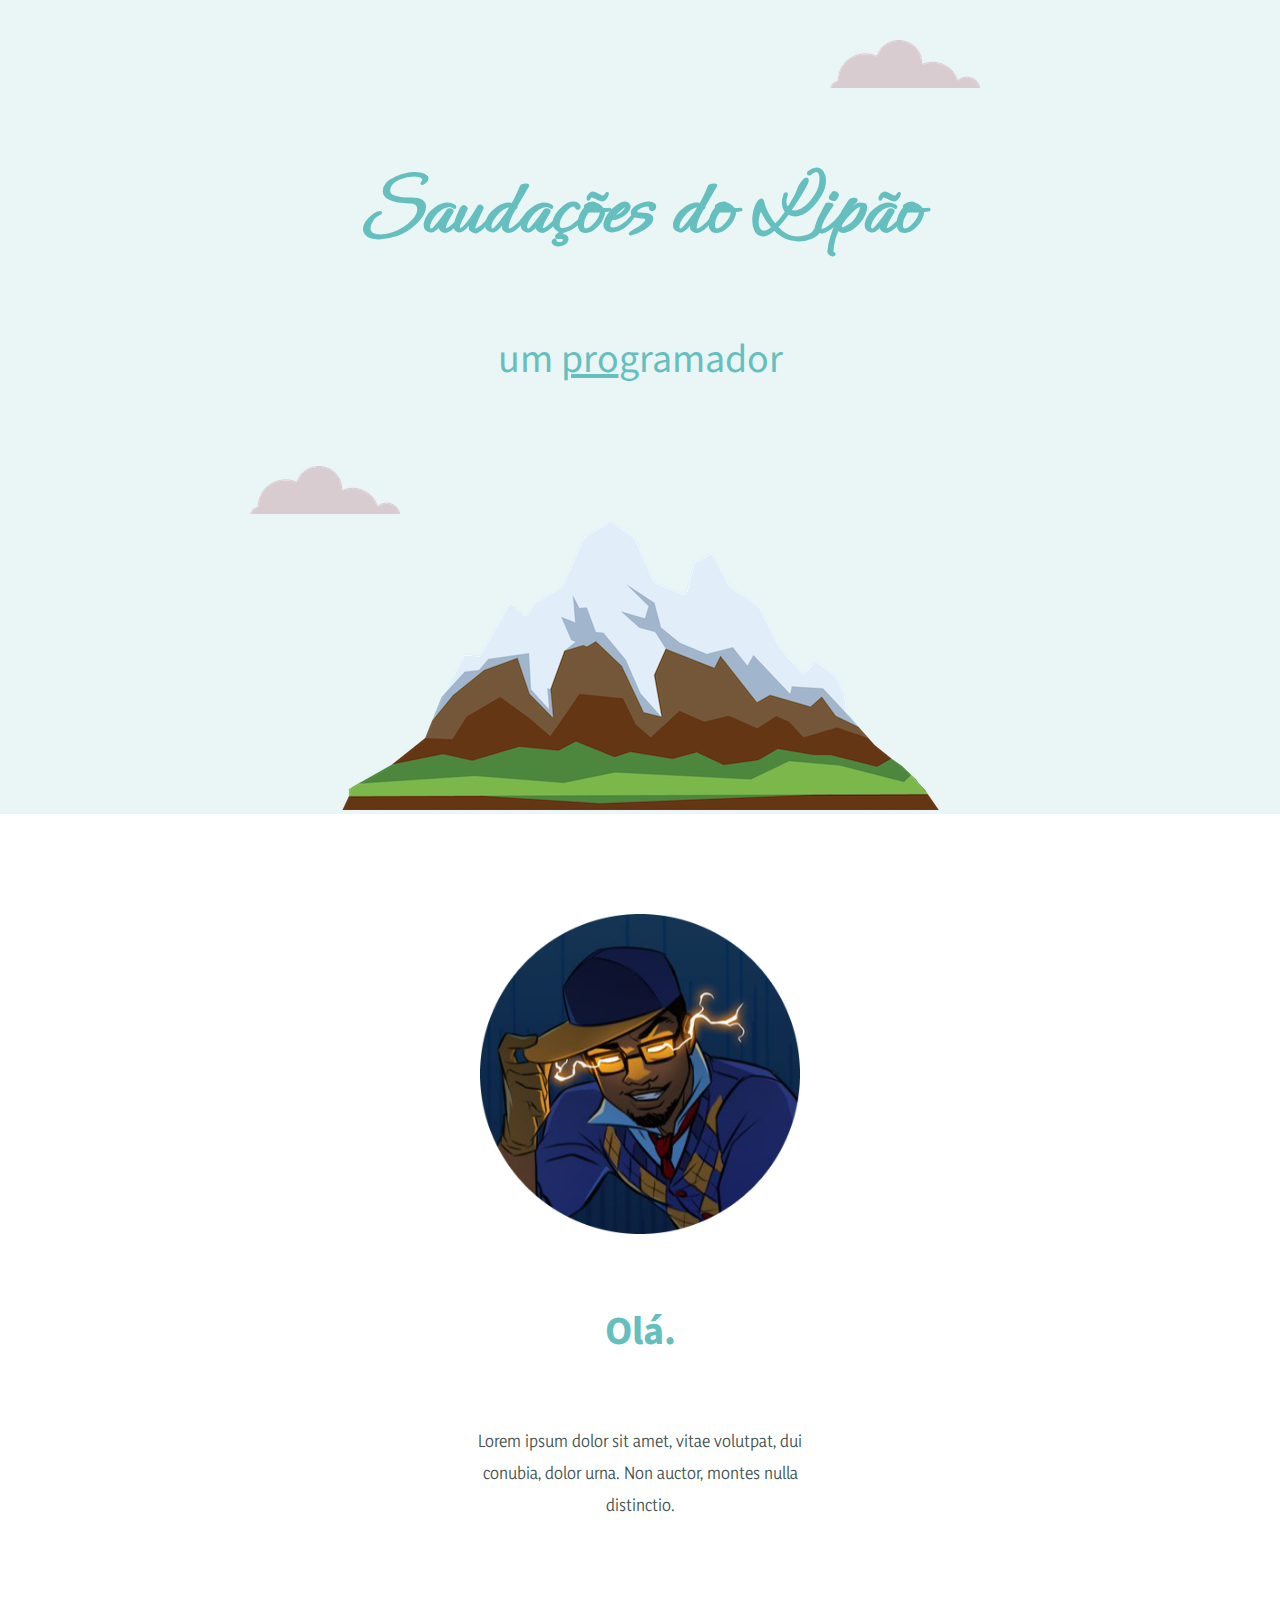
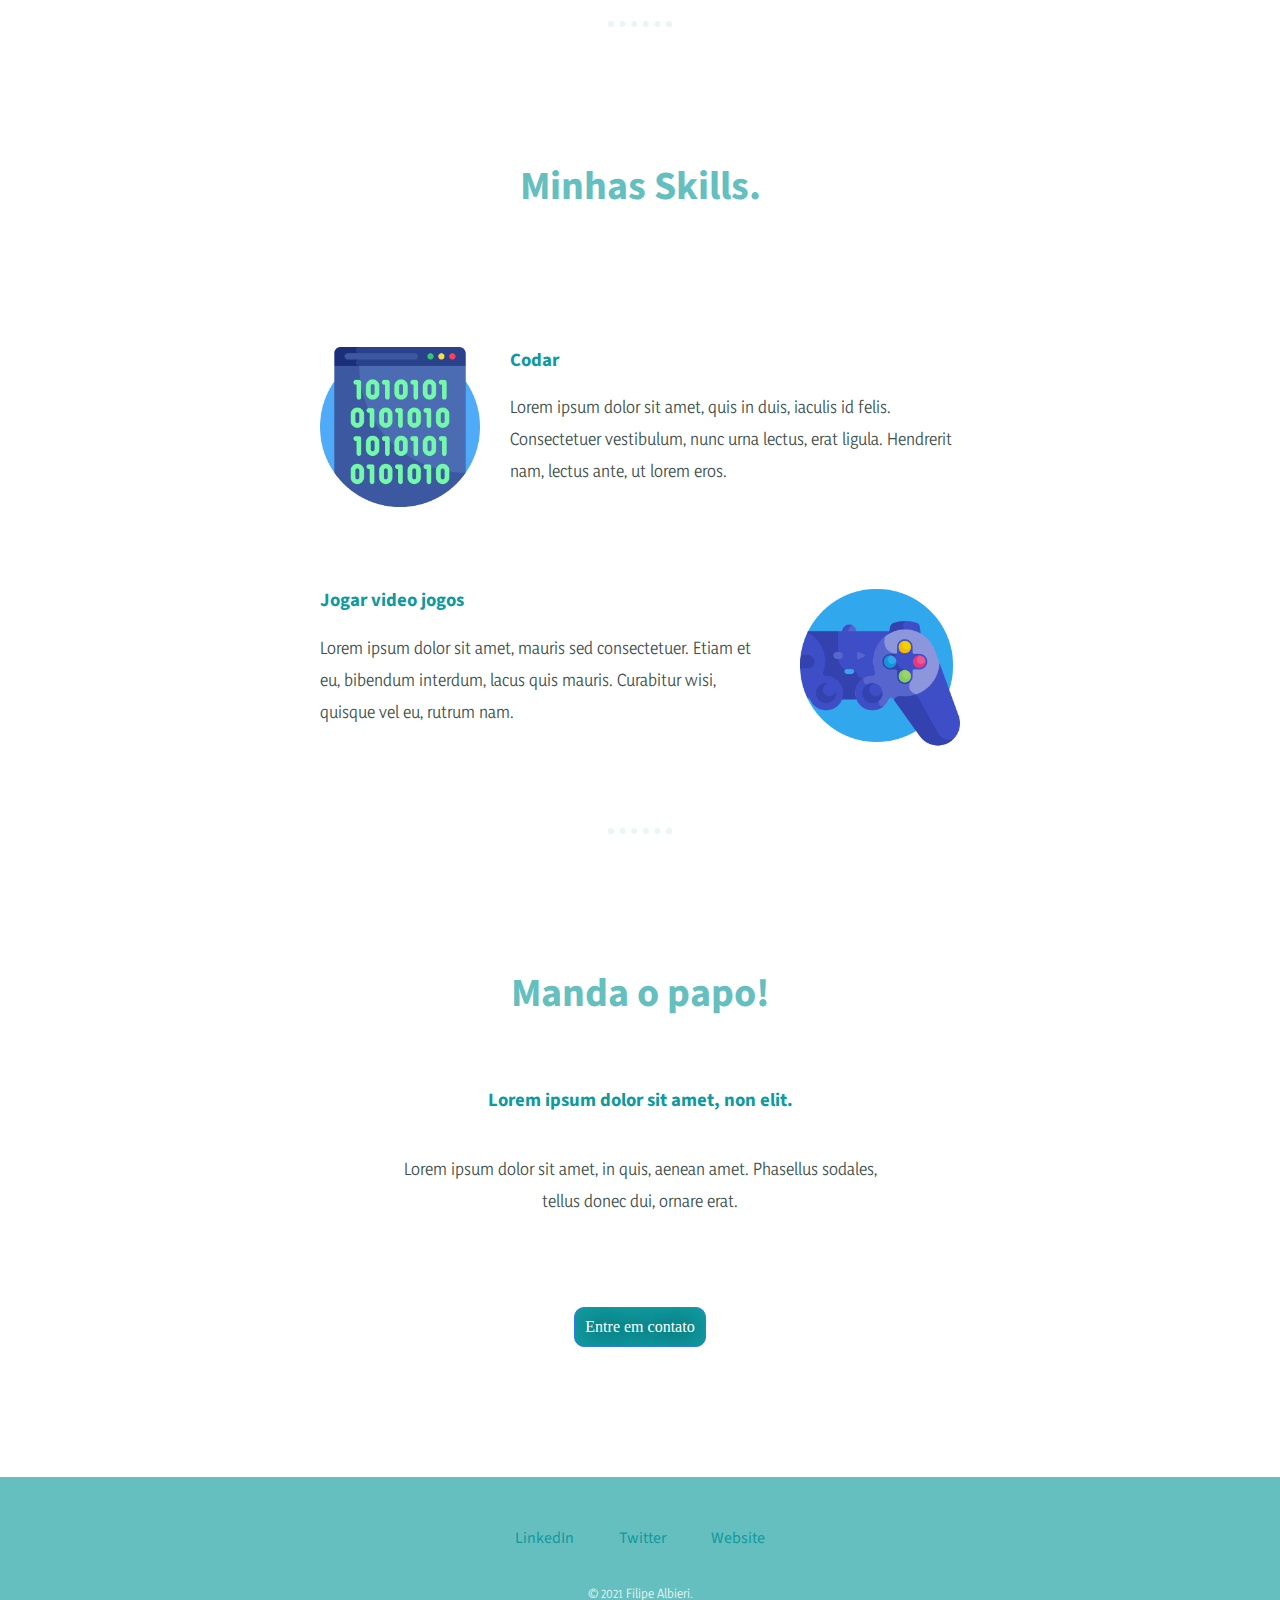
<file: index.html>
<!DOCTYPE html>
<html lang="pt" dir="ltr">

<head>
  <meta charset="utf-8">
  <title>Filipe Albieri</title>
  <link rel="stylesheet" href="css/styles.css">
  <link rel="icon" href="myles.ico">
  <!-- Fontes -->
  <link rel="preconnect" href="https://fonts.googleapis.com">
  <link rel="preconnect" href="https://fonts.gstatic.com" crossorigin>
  <link href="https://fonts.googleapis.com/css2?family=Ephesis&family=Source+Sans+Pro:wght@300&family=Yaldevi:wght@300&display=swap" rel="stylesheet">


</head>

<body>

  <div class="top-container">
    <img class="nuvem-de-cima" src="images/cloud.png" alt="cloud-img">
    <h1>Saudações do Lipão</h1>
    <h2><span class="programmer">um <span class="pro">pro</span>gramador</span></h2>
    <img class="nuvem-embaixo" src="images/cloud.png" alt="cloud-img">
    <img src="images/mountain.png" alt="mountain-img">
  </div>

  <div class="middle-container">
    <div class="profile">
      <img class="staticS" src="images/static-modified.png" alt="static-shock-img">
      <h2>Olá.</h2>
      <p class="intro">Lorem ipsum dolor sit amet, vitae volutpat, dui conubia, dolor urna. Non auctor, montes nulla distinctio.</p>
    </div>
    <hr>
    <div class="skills">
      <h2>Minhas Skills.</h2>
      <div class="skill-row">
        <!-- Icon made by https://www.freepik.com" Freepik from https://www.flaticon.com/ -->
        <img class="binary-code" src="images/binary-code.png" alt="binary-code-icon">
        <h3>Codar</h3>
        <p>Lorem ipsum dolor sit amet, quis in duis, iaculis id felis. Consectetuer vestibulum, nunc urna lectus, erat ligula. Hendrerit nam, lectus ante, ut lorem eros.</p>
      </div>
      <div class="skill-row">
        <!-- Icon made by https://www.freepik.com" Freepik from https://www.flaticon.com/ -->
        <img class="game-control" src="images/game-control.png" alt="game-control-icon">
        <h3>Jogar video jogos</h3>
        <p>Lorem ipsum dolor sit amet, mauris sed consectetuer. Etiam et eu, bibendum interdum, lacus quis mauris. Curabitur wisi, quisque vel eu, rutrum nam.</p>
      </div>
    </div>
    <hr>
    <div class="contact-me">
      <h2>Manda o papo!</h2>
      <h3>Lorem ipsum dolor sit amet, non elit.</h3>
      <p class="contate-me">Lorem ipsum dolor sit amet, in quis, aenean amet. Phasellus sodales, tellus donec dui, ornare erat.</p>
      <a href="mailto:name@email.com" class="BUTTON_QKQ">Entre em contato</a>
    </div>
  </div>


  <div class="bottom-container">
    <a class="footer-link" href="https://www.linkedin.com/">LinkedIn</a>
    <a class="footer-link" href="https://twitter.com/">Twitter</a>
    <a class="footer-link" href="https://filipealbieri.github.io/cv/">Website</a>
    <!-- <a class="footer-link" href="https://www.appbrewery.co/">Website</a> -->
    <p class="copyright">© 2021 Filipe Albieri.</p>
  </div>

</body>

</html>
</file>
<file: css/styles.css>
/* Dicas de CSS

* Elementos definidos como display block, ocupam a largura inteira da tela

* Elementos que possuem display block por padrão:
  - Parágrafos(p)
  - Headers(h1-h6)
  - Divisões(div)
  - Listas e itens(ol, ul, li)
  - Formulários(form)



* Elementos que possuem display inline só tomam o espaço necessário para serem mostrados,
seja em altura ou largura

* Elementos que possuem display inline por padrão:
  - Spans(span)
  - Imagens(img)
  - Links(a)

  Não é possível especificar largura(width) para elementos inline, eles simplesmente ignoram a medida



* Elementos que possuem display inline-block permite espepcificar a largura e manter na mesma linha




* Elementos que possuem display none desaparecem da página

______________________________________________________________________________________________________

Tipos de position no CSS:

- Static: Por padrão, todos os elementos são estáticos, que significa usar o css padrão das regras HTML.
Esse efeito é visto, por exemplo, ao usar HTML puro sem CSS

- Relative: Mantém a posição original do elemento e permite deslocá-lo.
O elemento será alocado em outro local mas o HTML vai considerar a posição original dele, isso significa
que ele não vai empurrar outros elementos se for jogado para os lados. Geralmente são usadas as propriedades
top, right, bottom, left

- Absolute
- Fixed


______________________________________________________________________________________________________

Alinhamento por CSS:

É possível alinhar com text-align:center no elemento pai, alinhando assim todos os filhos dentro dele,
isso em casos de elementos block ou inline-block

Caso seja um elemento block e tenha definido um width, é possível usar margin: auto para centralizar também,
 o auto funciona como um alinhamento, então por exemplo, se você definir uma largura,
 use margin: 0(topo) auto(direita) 0(baixo) auto(esquerda), para alinhar no centro

_________________________________________________________________________________________

font-sizing: 1em = 16px = 100%


 Dicas de CSS */
a {
  color: #11999E;
  font-family: 'Source Sans Pro', sans-serif;
  margin: 10px 20px;
  text-decoration: none;
}

a:hover {
  color: #EAF6F6;
}

body {
  color: #40514E;
  font-family: sans-serif;
  margin: 0;
  text-align: center;
}

h1 {
  color: #66BFBF;
  font-family: 'Ephesis', cursive;
  font-size: 562.5%;
  margin: 50px auto 0 auto;
}

h2 {
  color: #66BFBF;
  font-family: 'Source Sans Pro', sans-serif;
  font-size: 2.5em;
  line-height: 200%;
  padding: 20px;
}

h3 {
  color: #11999E;
  font-family: 'Source Sans Pro', sans-serif;
}

hr {
  border: dotted #EAF6F6 6px;
  border-bottom: none;
  margin: 100px auto 100px auto;
  width: 4%;
}

p {
  font-family: 'Yaldevi', sans-serif;
  line-height: 2;
}

/* *************************************** ESTILO DAS CLASSES ****************************************** */


.binary-code {
  float: left;
  margin-right: 30px;
  width: 25%;
}

.bottom-container {
  background-color: #66BFBF;
  padding: 50px 0 20px;
}

.BUTTON_QKQ {
   -webkit-border-radius: 10px;
   -moz-border-radius: 10px;
   border-radius: 10px;
   margin: 30px auto 30px;
   color: #FFFFFF;
   font-family: Verdana;
   /* font-size: 40px; */
   font-weight: 100;
   padding: 10px;
   background-color: #11999E;
   text-shadow: 1px 1px 20px #000000;
   border: solid #337FED 1px;
   text-decoration: none;
   display: inline-block;
   cursor: pointer;
   text-align: center;
}

.BUTTON_QKQ:hover {
   border: solid #337FED 1px;
   background: #1E62D0;
   background-image: -webkit-linear-gradient(top, #1E62D0, #3D94F6);
   background-image: -moz-linear-gradient(top, #1E62D0, #3D94F6);
   background-image: -ms-linear-gradient(top, #1E62D0, #3D94F6);
   background-image: -o-linear-gradient(top, #1E62D0, #3D94F6);
   background-image: -webkit-gradient(to bottom, #1E62D0, #3D94F6);
   -webkit-border-radius: 10px;
   -moz-border-radius: 10px;
   border-radius: 10px;
   text-decoration: none;
}

.contate-me {
  margin: 40px auto 60px;
  width: 40%;
}

.copyright {
  color: #EAF6F6;
  font-size: 0.75rem;
  padding: 20px 0;
}

.game-control {
  float: right;
  margin-left: 30px;
  width: 25%;
}

.intro {
  margin: auto;
  width: 30%;
}

.middle-container {
  margin: 100px auto;
}



.nuvem-embaixo {
  position: absolute;
  left: 250px;
  bottom: 300px;
}

.nuvem-de-cima {
  position: absolute;
  right: 300px;
  top: 40px;
}

.pro {
  text-decoration: underline;
}

.programmer {
  font-weight: normal;
}

.skill-row {
  margin: 100px auto 100px auto;
  text-align: left;
  width: 50%;
}

.staticS {
  width: 25%;
}

.top-container {
  background-color: #EAF6F6;
  position: relative;
  padding-top: 100px;
}
</file>
